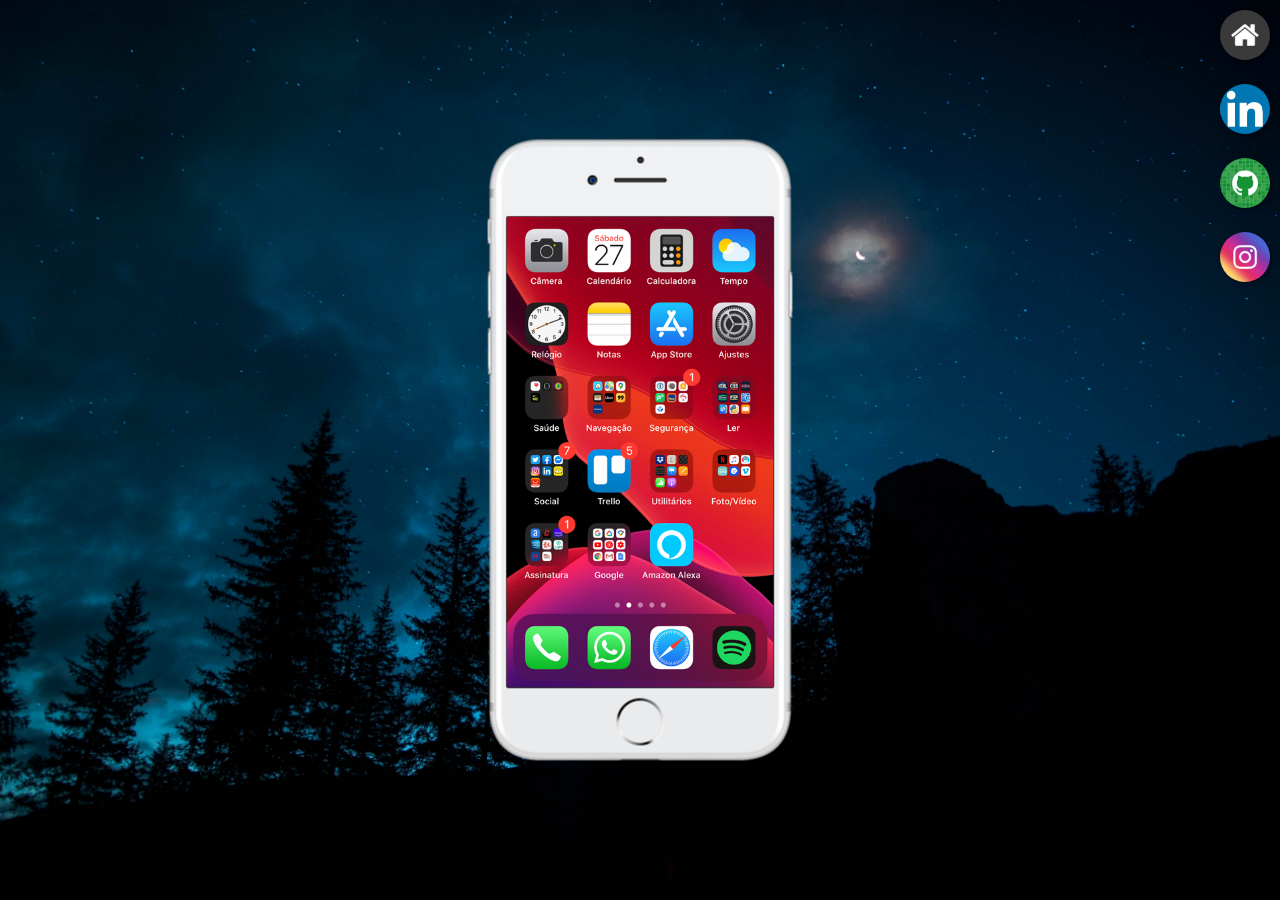
<file: index.html>
<!DOCTYPE html>
<html lang="pt-br">
<head>
    <meta charset="UTF-8">
    <meta http-equiv="X-UA-Compatible" content="IE=edge">
    <meta name="viewport" content="width=device-width, initial-scale=1.0">
    <title>Projeto Redes Sociais</title>
    <link rel="stylesheet" href="estilos/style.css">
    
</head>
<body>
    <main>
        <section id="telefone">
        <iframe src="home.html" name="tela" id="tela" frameborder="0"></iframe>
        </section>
        <section id="redes-sociais">
            <a href="home.html" target="tela"><img src="imagens/logo-home.jpg" alt=""></a><br>
            <a href="linkedin.html" target="tela"><img src="imagens/LinkedIn-Emblema.jpg" alt=""></a><br>
            <a href="github.html" target="tela"><img src="imagens/logo-github.jpg" alt=""></a><br>
            <a href="instagram.html" target="tela"><img src="imagens/logo-instagram.jpg" alt=""></a><br>
            
            
        </section>
    </main>
   
</body>
</html>
</file>
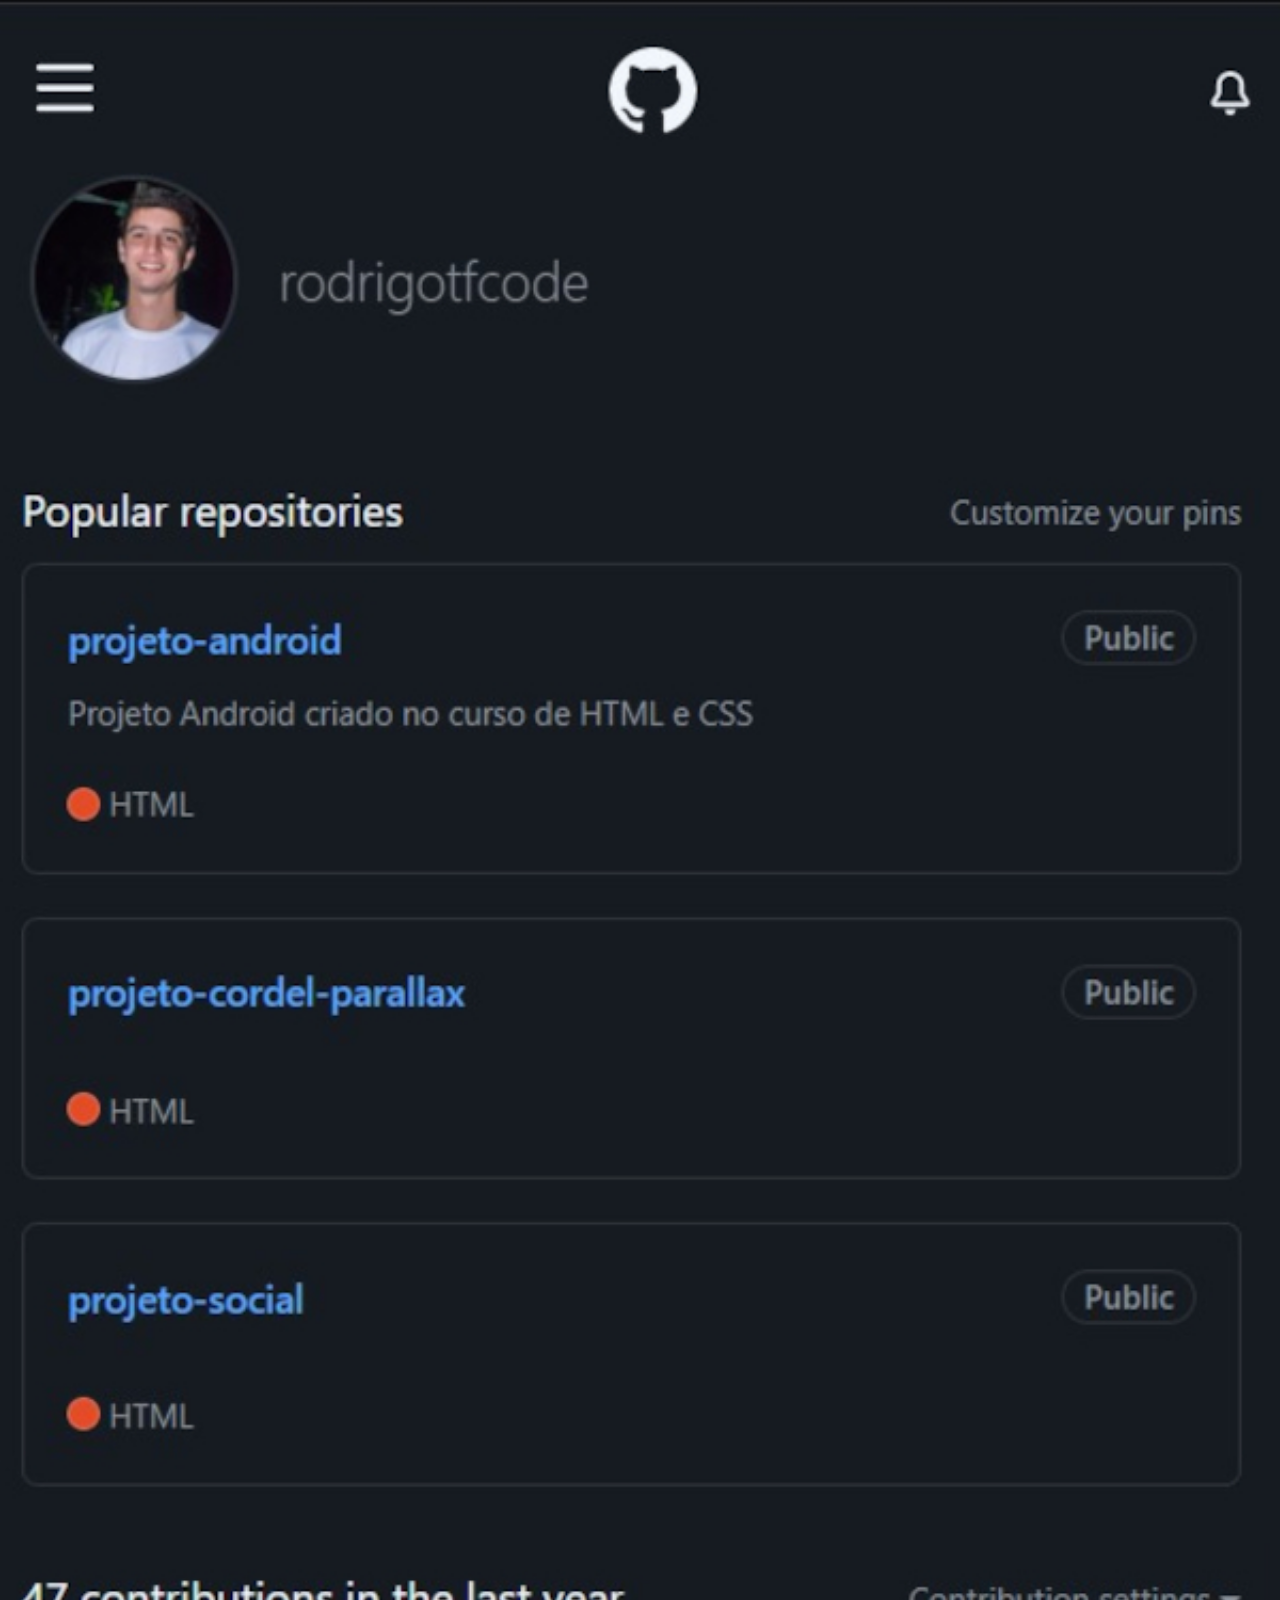
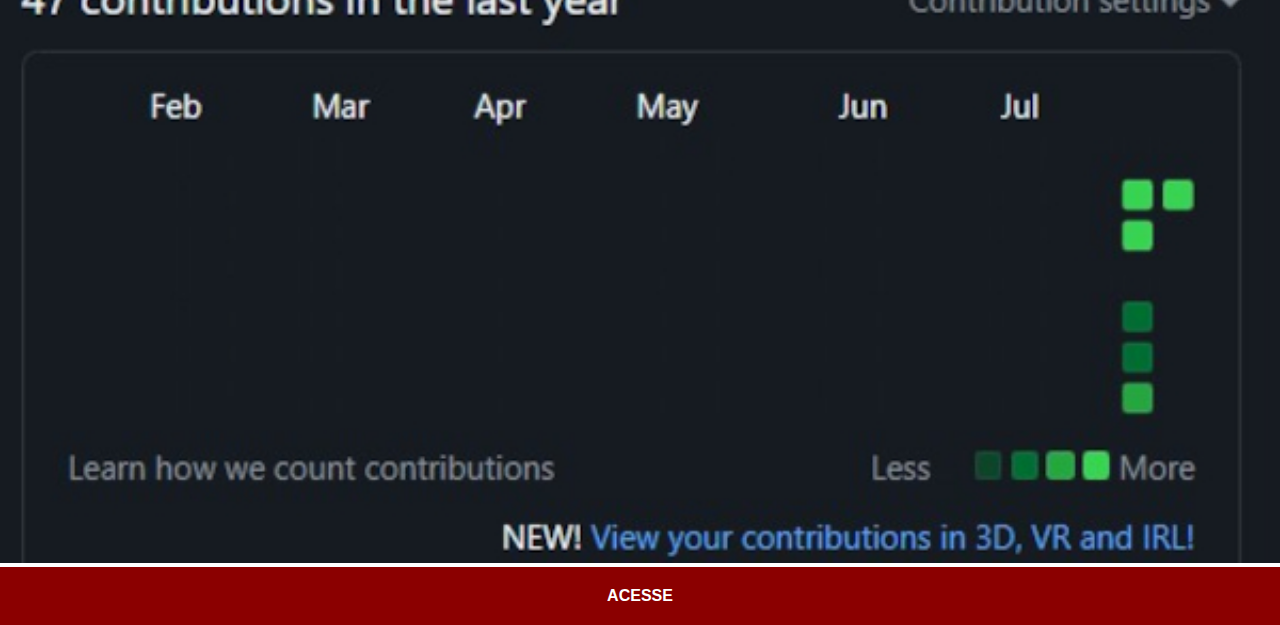
<file: github.html>
<!DOCTYPE html>
<html lang="pt-br">
<head>
    <meta charset="UTF-8">
    <meta http-equiv="X-UA-Compatible" content="IE=edge">
    <meta name="viewport" content="width=device-width, initial-scale=1.0">
    <title>Github</title>
    <link rel="stylesheet" href="estilos/social.css">
</head>
<body>
    <img src="imagens/full.jpg" alt="">
    <a href="https://github.com/rodrigotfcode" target="_blank">ACESSE</a>
</body>
</html>
</file>
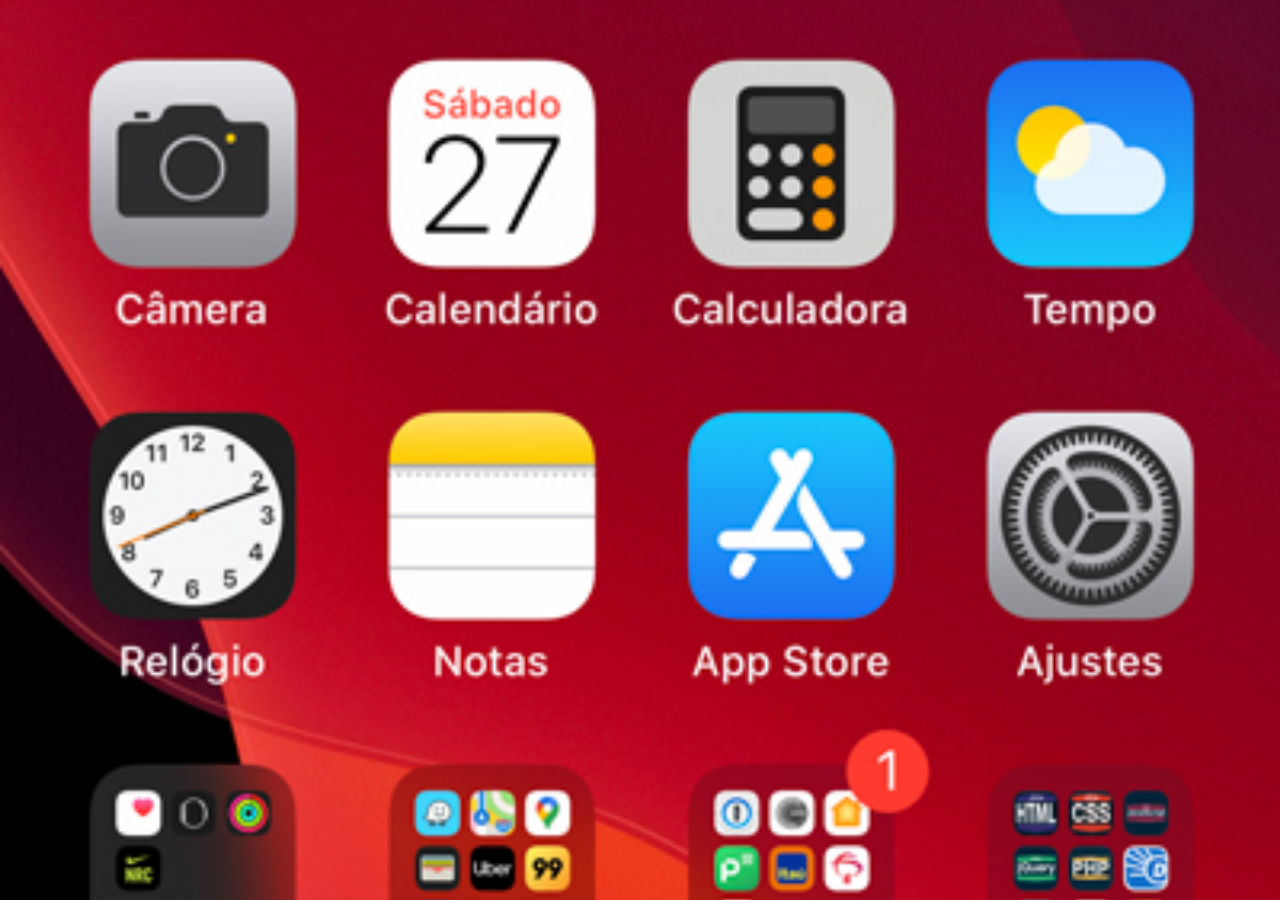
<file: home.html>
<!DOCTYPE html>
<html lang="pt-br">
<head>
    <meta charset="UTF-8">
    <meta http-equiv="X-UA-Compatible" content="IE=edge">
    <meta name="viewport" content="width=device-width, initial-scale=1.0">
    <title>Home</title>
</head>
<style>
*{
    margin: 0px;
    padding: 0px;
}

body{
    width: 100vw;
    height: 100vh;
    background: black url(imagens/tela-home.jpg) no-repeat top center;
    background-size: cover;
}
</style>
<body>
    
</body>
</html>
</file>
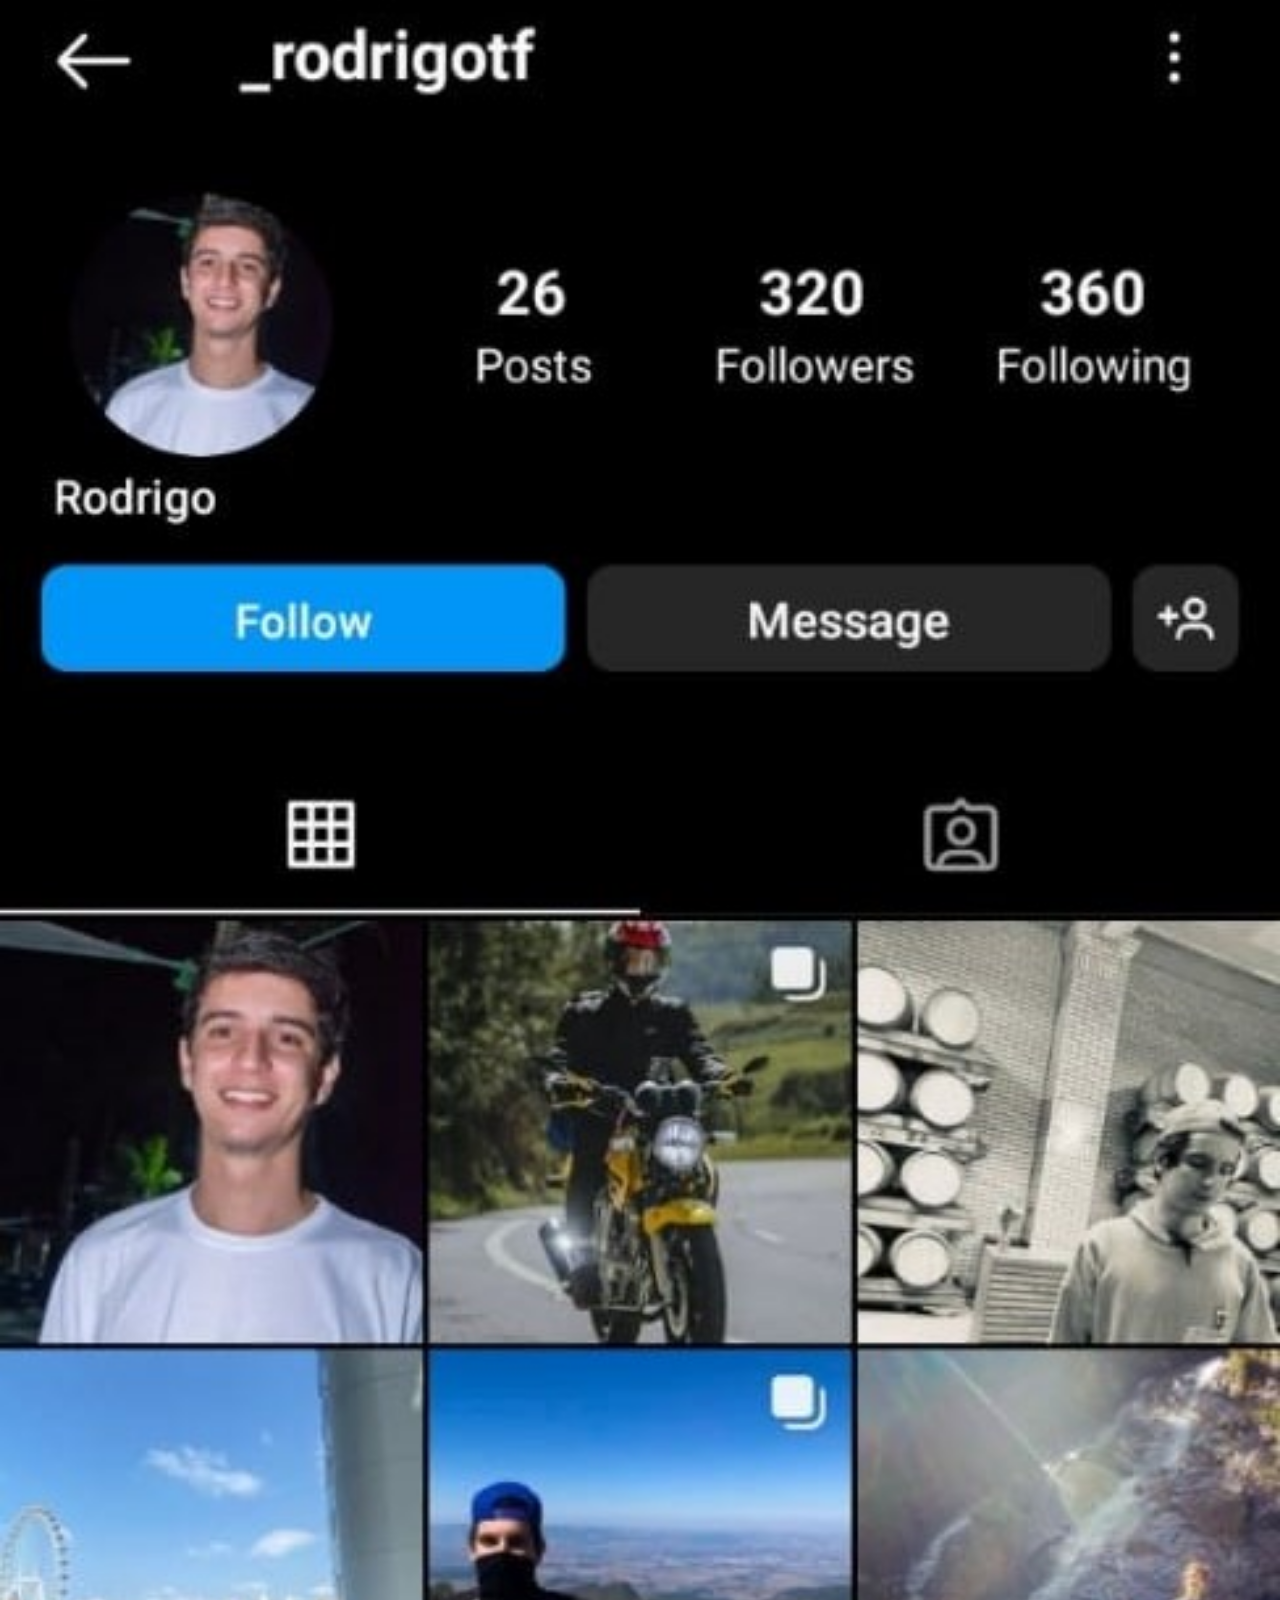
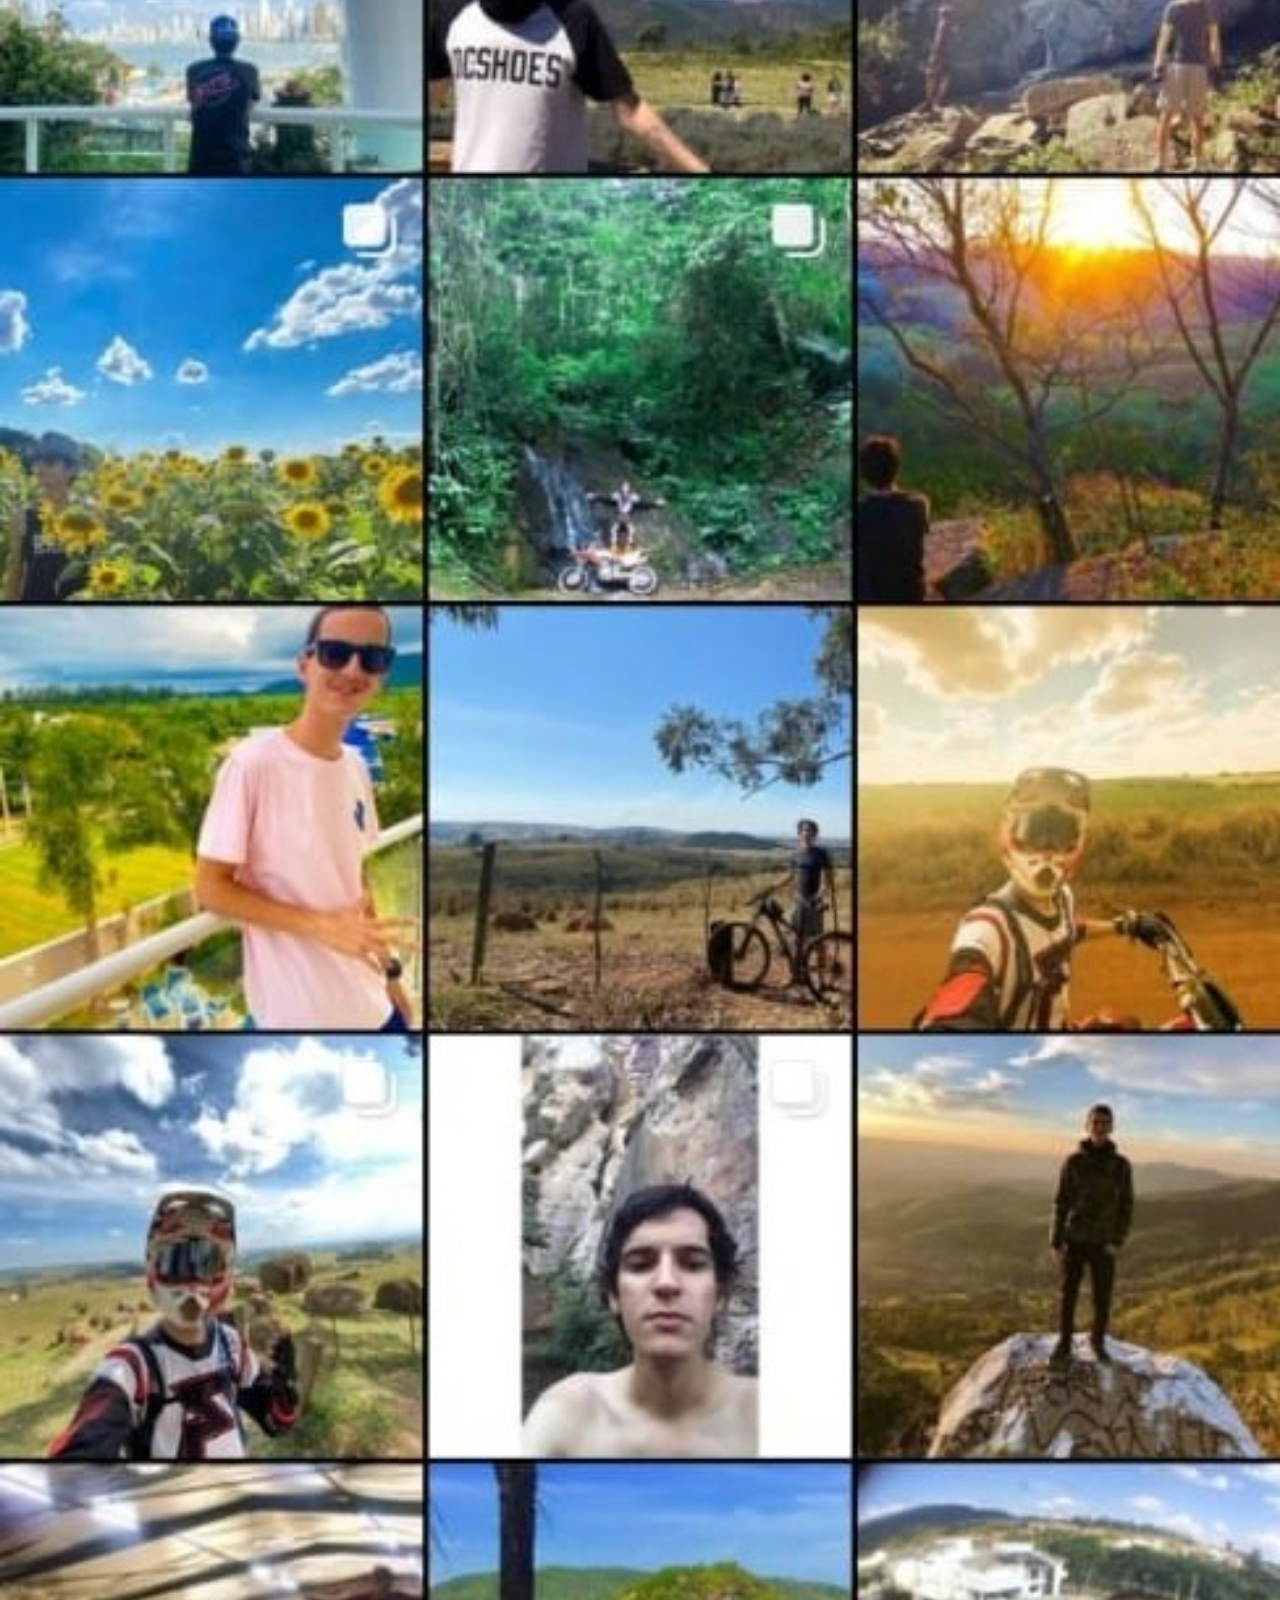
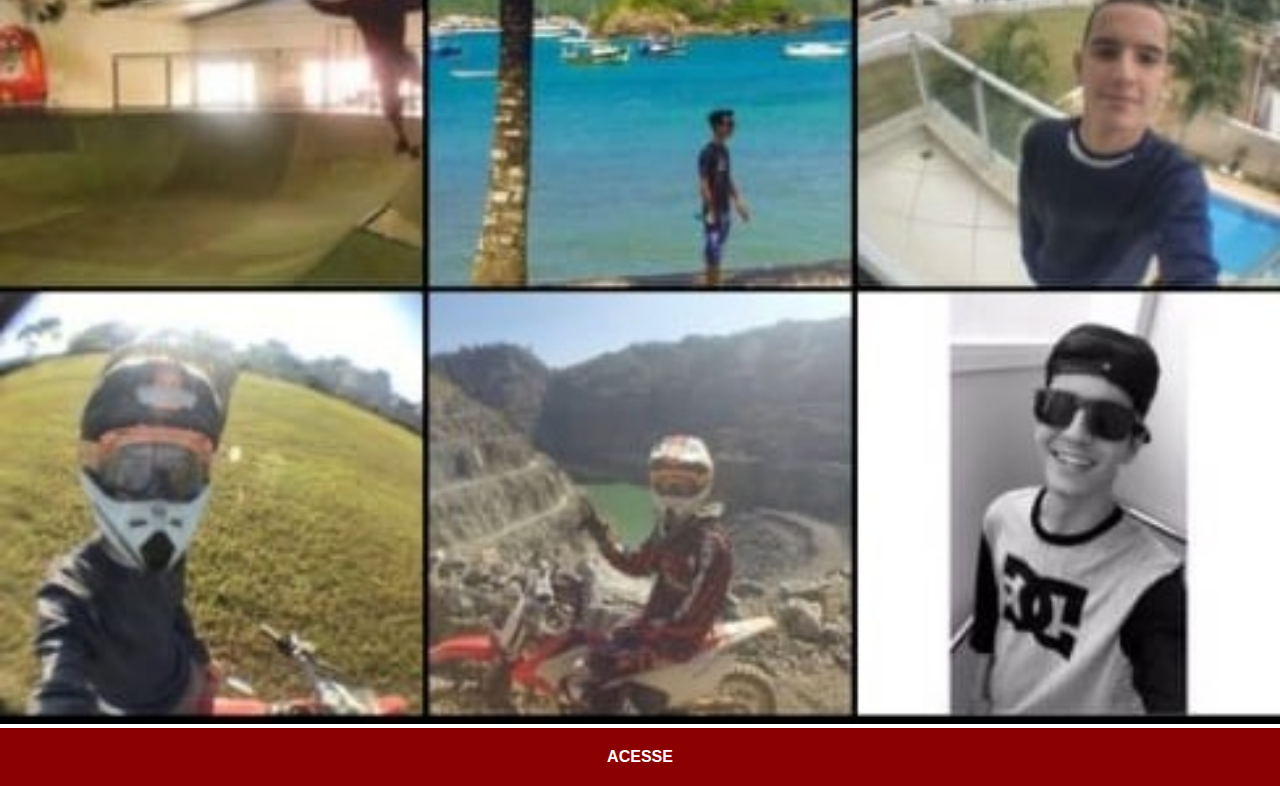
<file: instagram.html>
<!DOCTYPE html>
<html lang="pt-br">
<head>
    <meta charset="UTF-8">
    <meta http-equiv="X-UA-Compatible" content="IE=edge">
    <meta name="viewport" content="width=device-width, initial-scale=1.0">
    <title>Instagram</title>
    <link rel="stylesheet" href="estilos/social.css">
</head>
<body>
    <img src="imagens/instarodrigo.jpeg" alt="">
    <a href="https://www.instagram.com/_rodrigotf" target="_blank">ACESSE</a>
</body>
</html>
</file>
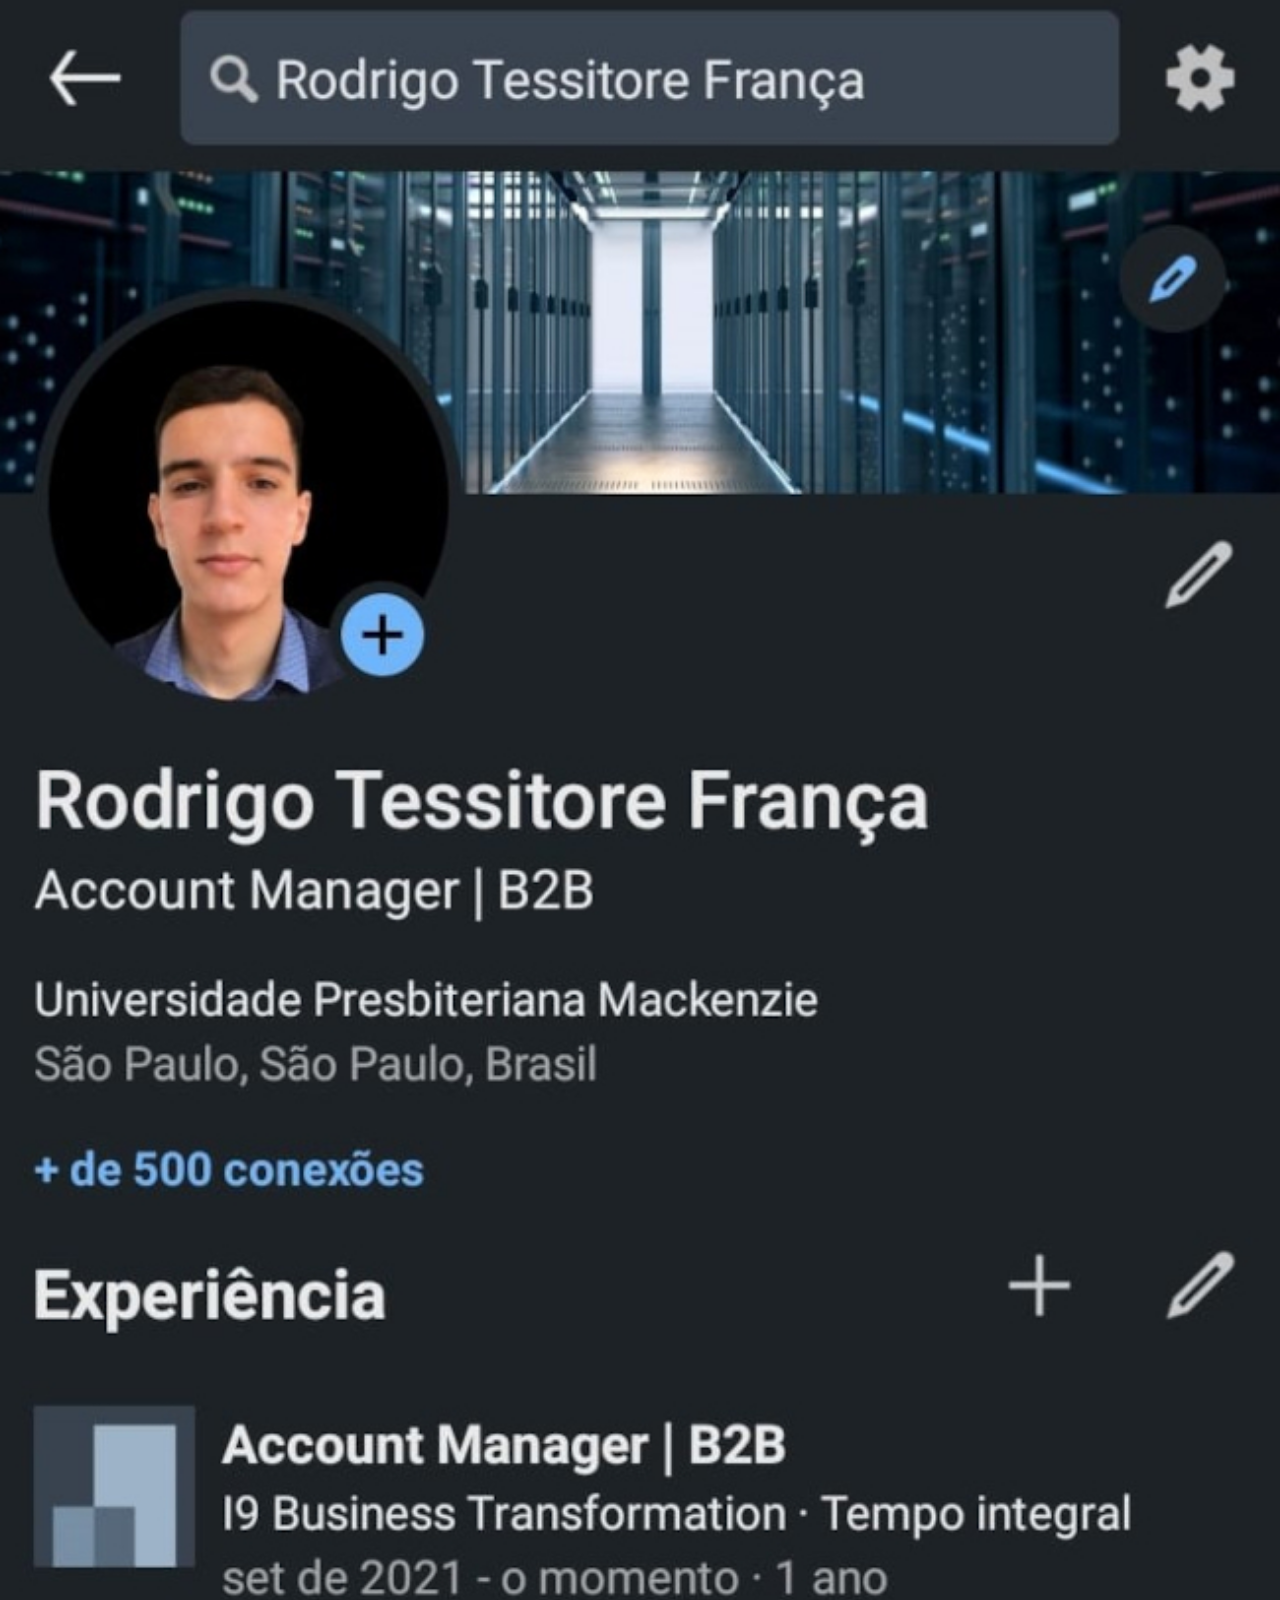
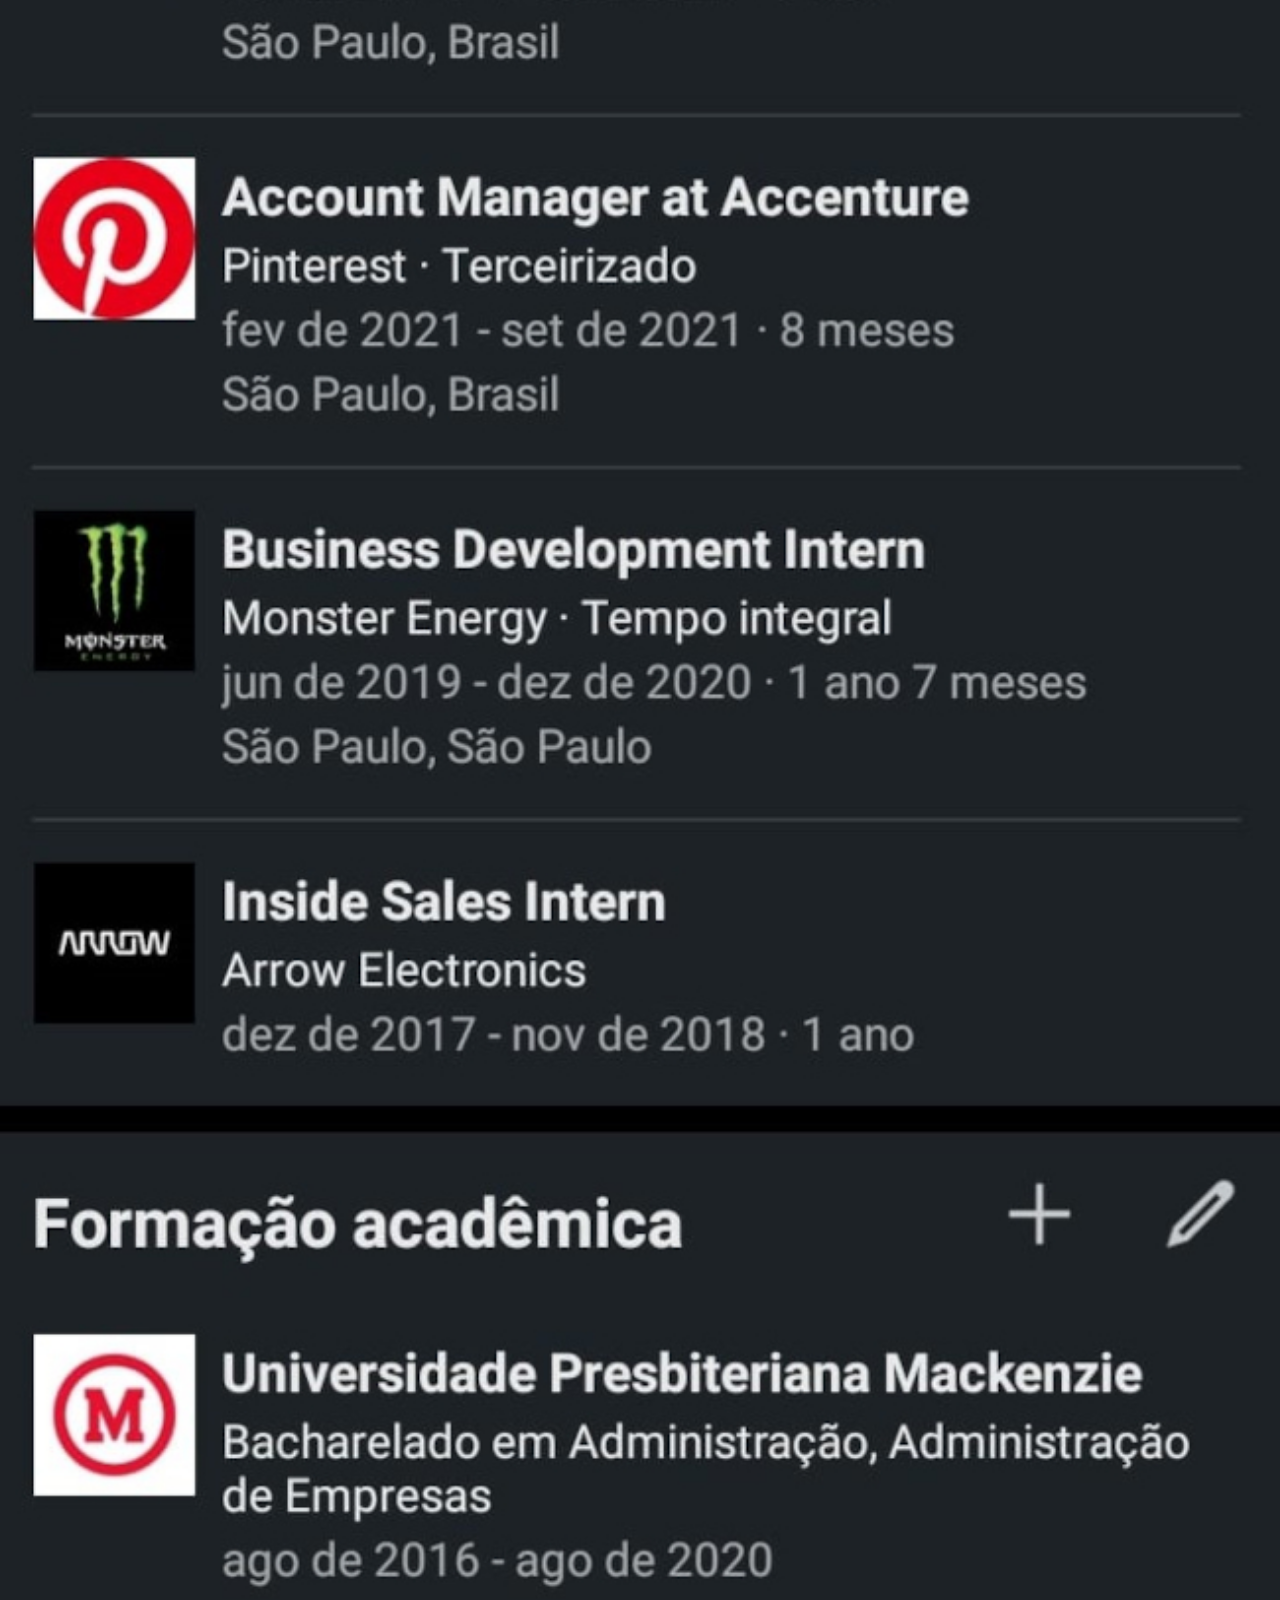
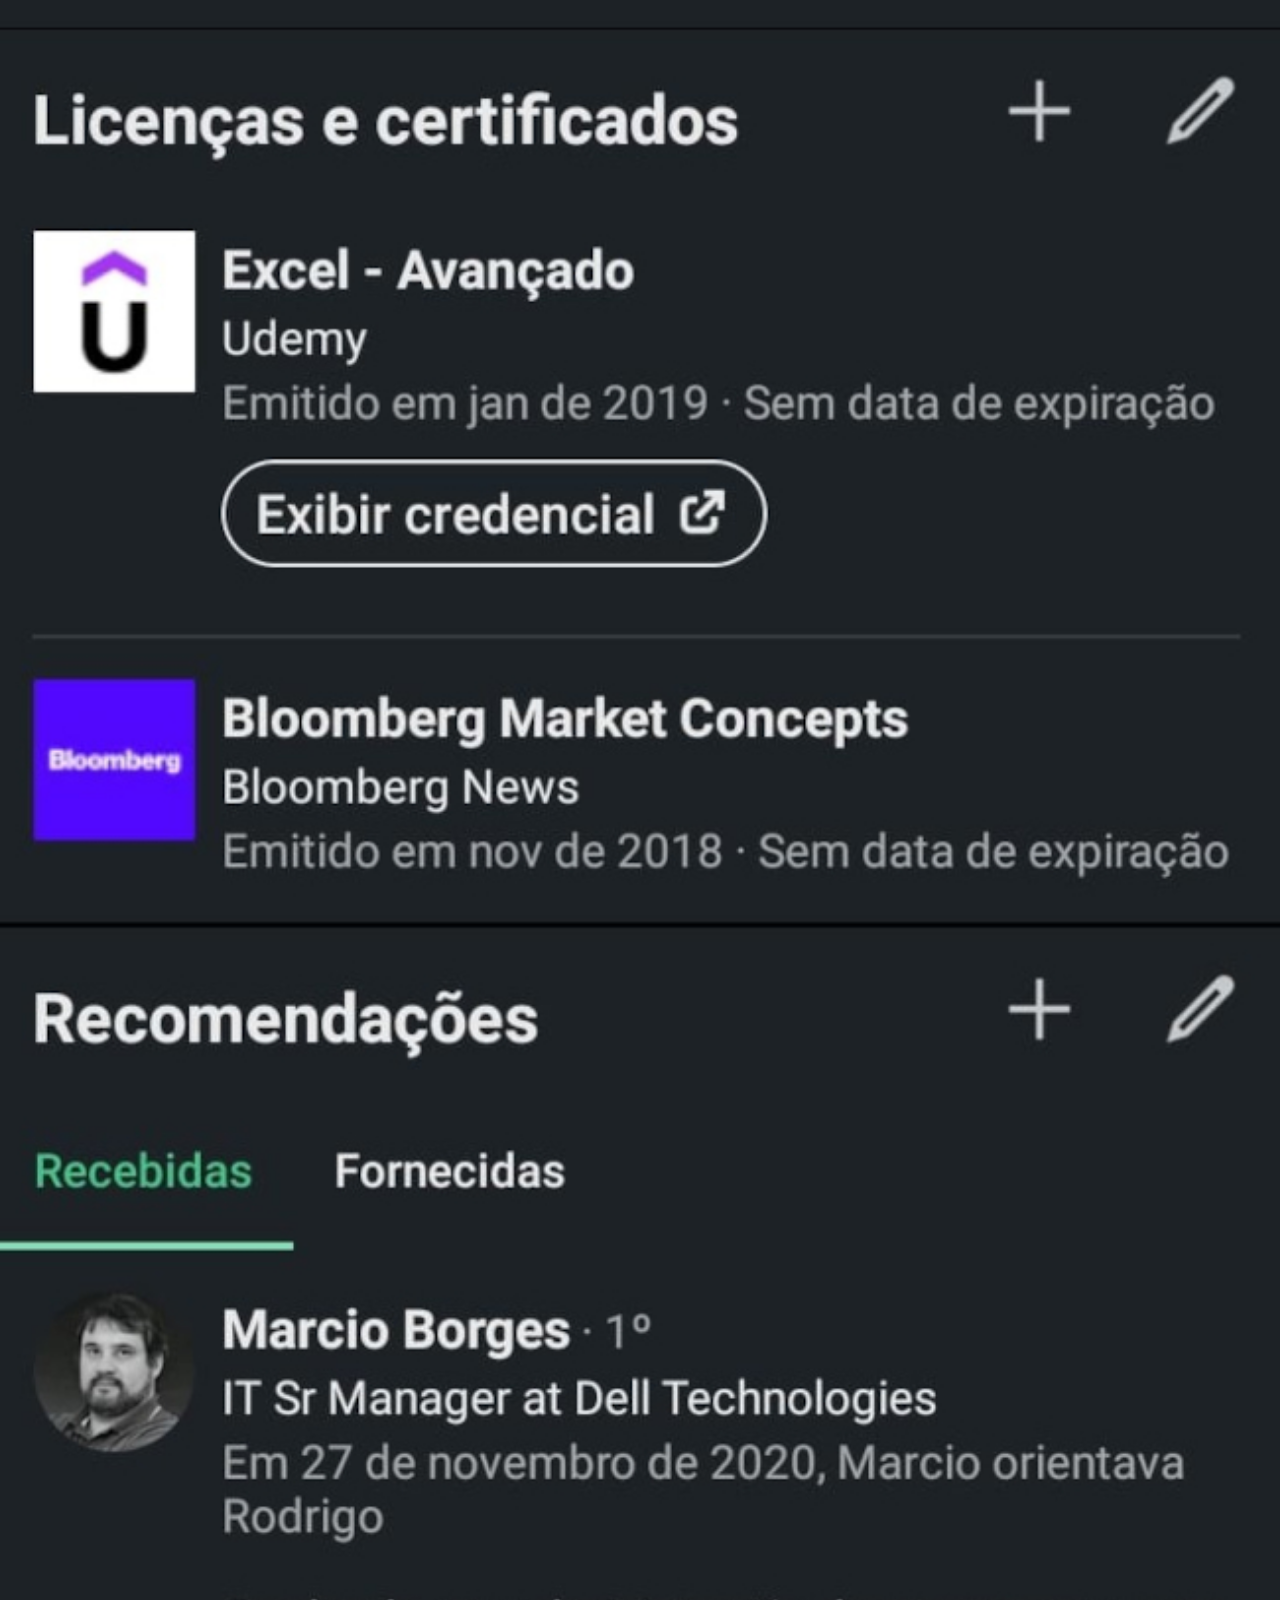
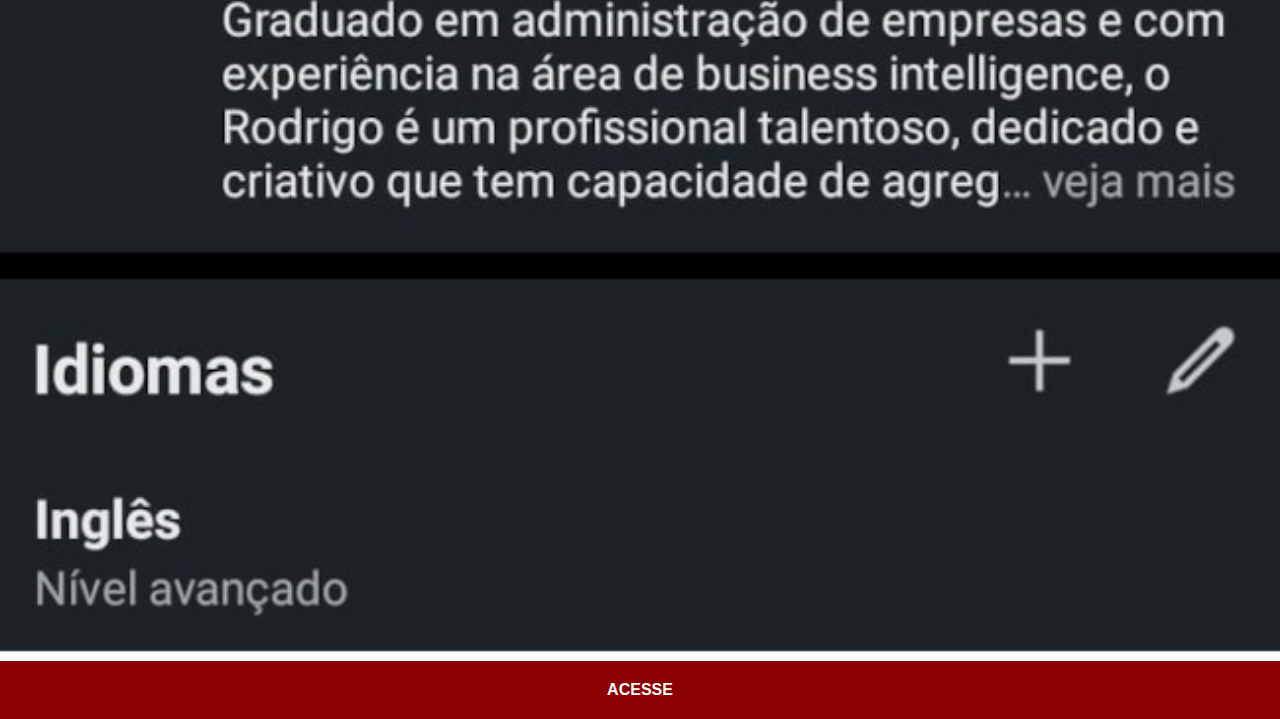
<file: linkedin.html>
<!DOCTYPE html>
<html lang="pt-br">
<head>
    <meta charset="UTF-8">
    <meta http-equiv="X-UA-Compatible" content="IE=edge">
    <meta name="viewport" content="width=device-width, initial-scale=1.0">
    <title>Instagram</title>
    <link rel="stylesheet" href="estilos/social.css">
</head>
<body>
    <img src="imagens/linkfinal.jpeg" alt="">
    <a href="https://www.linkedin.com/in/rodrigotf/" target="_blank">ACESSE</a>
</body>
</html>
</file>
<file: estilos/style.css>
@charset "UTF-8";

*{
    margin: 0px;
    padding: 0px;
    font-family: Arial, Helvetica, sans-serif;
}

html, body{
    height: 100vh;
    width: 100vw;
    background-color: black;
}

body{
    background: url(../imagens/fundo2.jpg);
    background-repeat: no-repeat;
    background-position: center center;
    background-size: cover;
}

main{
    height: 100vh;
    position: relative;
   
}


section#telefone{
    position: absolute;
    top: 50%;
    left: 50%;
    transform: translate(-50%,-50%);
    height: 627px;
    width: 311px;    
    background: url(../imagens/frame-iphone.png);
    background-repeat: no-repeat;
}

iframe#tela{
    position: relative;
    top: 80px;
    left: 22px;
    width: 267px;
    height: 471px;
}

section#redes-sociais{
    text-align: right;
}

section#redes-sociais img{
    width: 50px;
    height: 50px;
    margin: 10px;
    border-radius: 50%;
    box-shadow: 2px 2px 5px rgba(0, 0, 0, 0.41);
    box-sizing: border-box;
}

section#redes-sociais img:hover{
    border: 3px solid white;
    transform: translate(-3px, -3px);
}

footer p{
    color: white;
    text-align: center;
    padding: 10px;
    background-color: skyblue;
}
</file>
<file: estilos/social.css>
@charset "UTF-8";

*{
    margin: 0px;
    padding: 0px;
    font-family: Arial, Helvetica, sans-serif;
}

::-webkit-scrollbar{
    width: 0px;
    height: 0px;
}

img {
    width: 100vw;

}

a {
    display: block;
    background-color: darkred;
    padding: 20px;
    color: white;
    text-align: center;
    font-weight: bolder;
    text-decoration: none;
}

a:hover{
    background-color: red;
}
</file>
